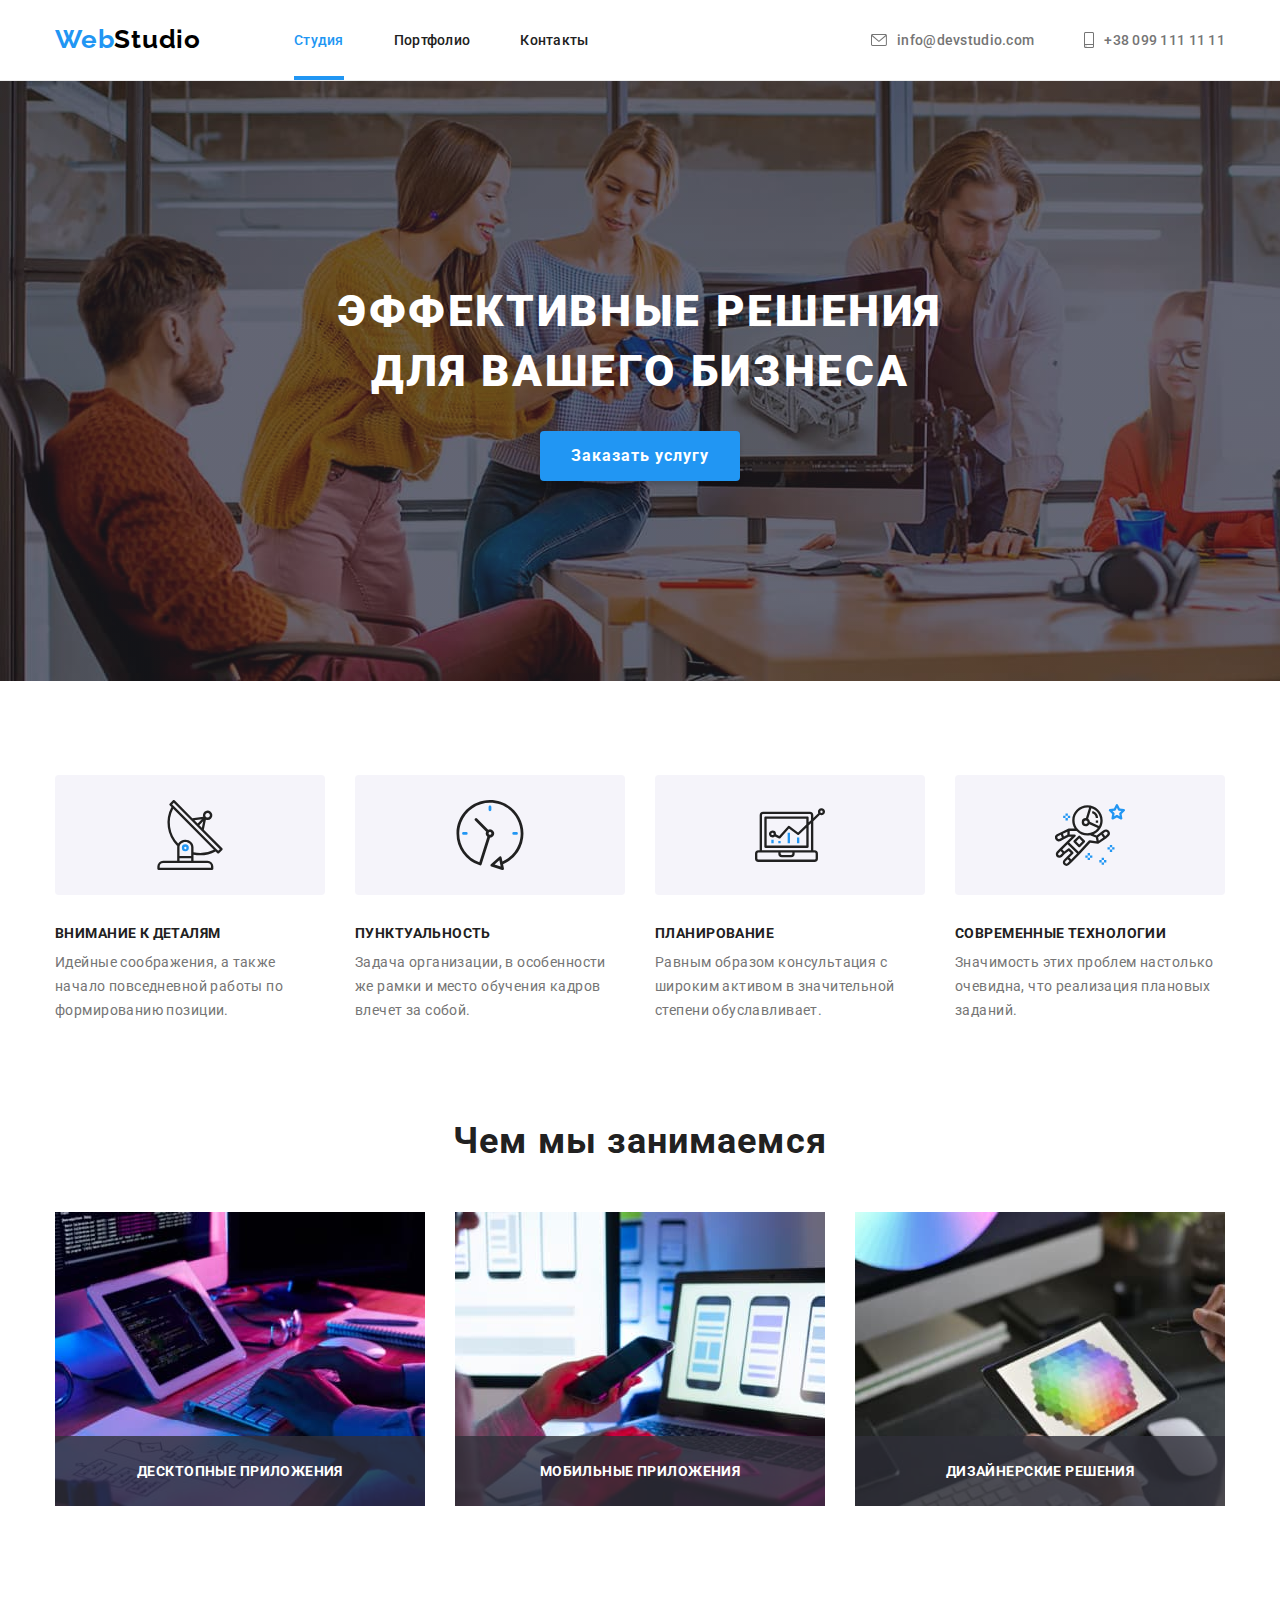
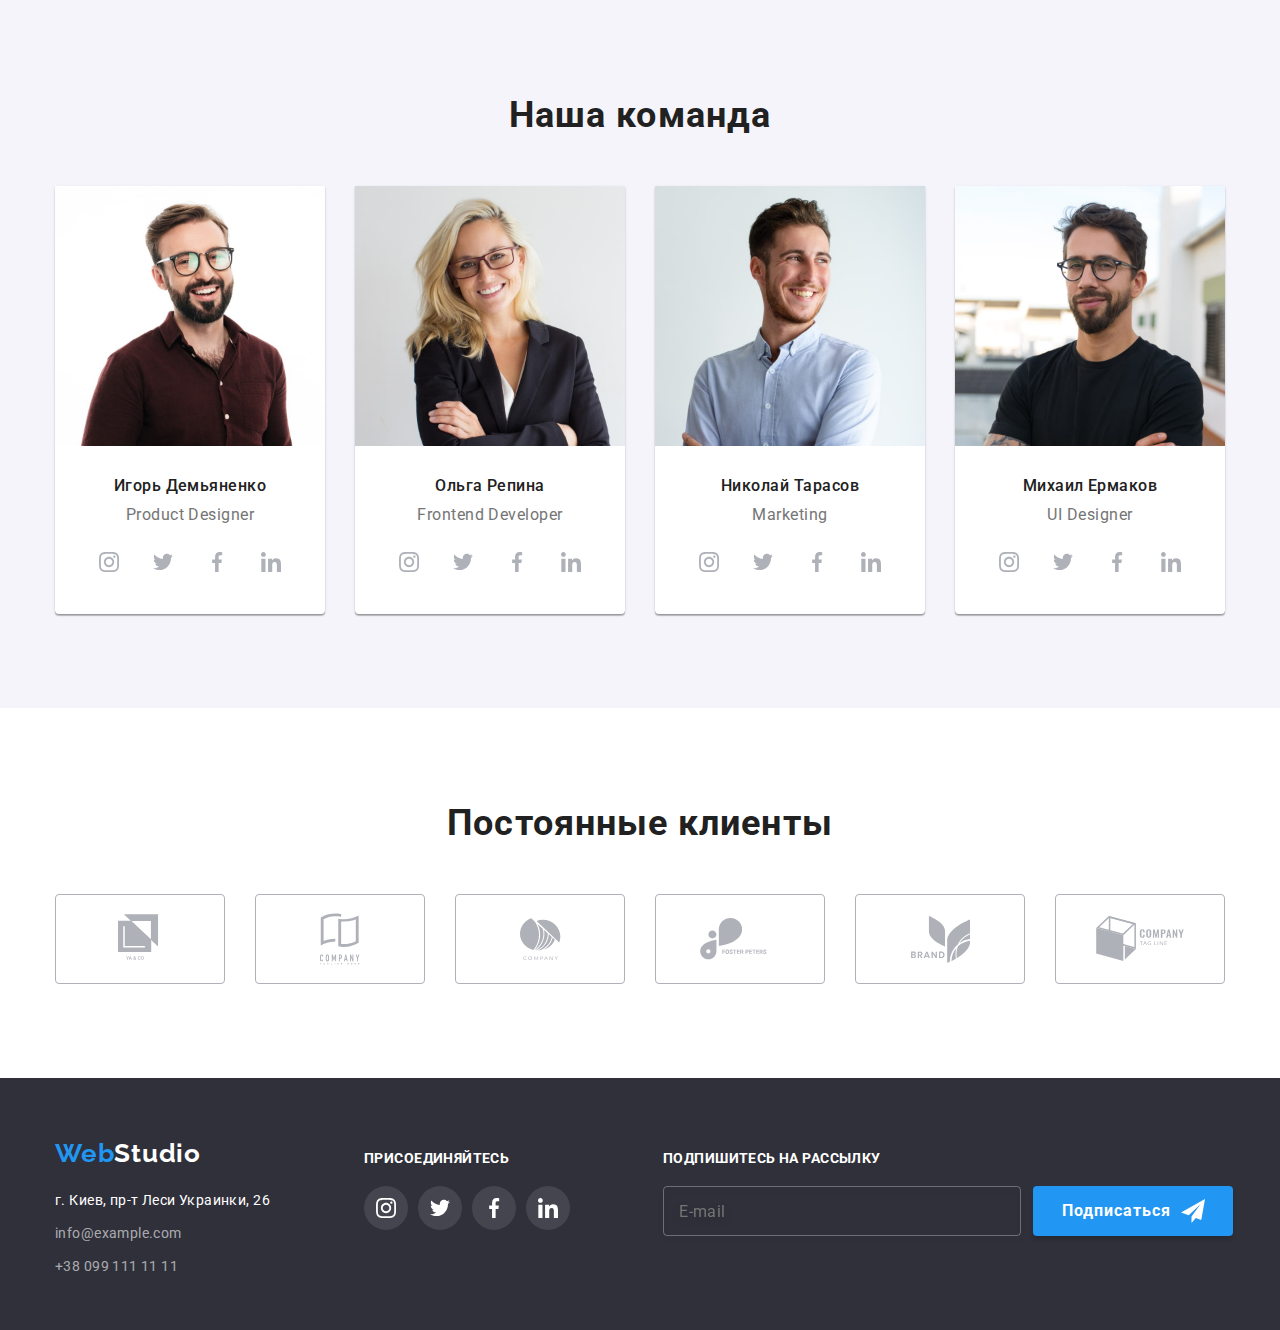
<file: index.html>
<!DOCTYPE html>
<html lang="ru">
  <head>
    <meta charset="UTF-8" />
    <meta name="viewport" content="width=device-width, initial-scale=1.0" />
    <title>Веб-студия</title>
    <link
      rel="stylesheet"
      href="https://cdnjs.cloudflare.com/ajax/libs/modern-normalize/1.0.0/modern-normalize.css"
    />
    <link
      href="https://fonts.googleapis.com/css2?family=Raleway:wght@700&family=Roboto:wght@400;500;700;900&display=swap"
      rel="stylesheet"
    />
    <link rel="stylesheet" href="./css/styles.css" />
  </head>

  <body>
    <!--Шапка-->
    <header class="header">
      <div class="conteiner">
        <nav class="navigation">
          <a
            href="./index.html"
            class="site-logo link"
            aria-label="логотип веб-студии"
            lang="en"
          >
            Web<span class="logo-half">Studio</span>
          </a>
          <ul class="site-nav list">
            <li class="site-nav-item">
              <a class="site-nav-link link current" href="./index.html"
                >Студия</a
              >
            </li>
            <li class="site-nav-item">
              <a class="site-nav-link link" href="./portfolio.html"
                >Портфолио</a
              >
            </li>
            <li class="site-nav-item">
              <a class="site-nav-link link" href="">Контакты</a>
            </li>
          </ul>
        </nav>
        <address class="address">
          <ul class="contacts-list list">
            <li class="contacts-list-item">
              <a
                class="contacts-list-link link"
                href="mailto:info@devstudio.com"
                ><svg class="contacts-list-icon envelope">
                  <use href="./images/svg/sprite.svg#envelope"></use></svg
                >info@devstudio.com</a
              >
            </li>
            <li class="contacts-list-item">
              <a class="contacts-list-link link" href="tel:+380991111111"
                ><svg class="contacts-list-icon smartphone">
                  <use href="./images/svg/sprite.svg#smartphone"></use></svg
                >+38 099 111 11 11</a
              >
            </li>
          </ul>
        </address>
      </div>
    </header>
    <main>
      <!--Герой-->
      <section class="hero">
        <div class="conteiner">
          <h1 class="hero-title">
            Эффективные решения<br />для вашего бизнеса
          </h1>
          <button type="button" class="hero-btn" data-modal-open>Заказать услугу</button>
        </div>
      </section>

      <!--Преимущества веб-студии-->
      <section class="advantages-section">
        <div class="conteiner">
          <h2 class="section-title" hidden>Преимущества веб-студии</h2>
          <ul class="advantages list">
            <li class="advantages-item attention">
              <h3 class="advantages-list-title title">Внимание к деталям</h3>
              <p class="advantages-list-item">
                Идейные соображения, а также начало повседневной работы по
                формированию позиции.
              </p>
            </li>
            <li class="advantages-item punctuality">
              <h3 class="advantages-list-title title">Пунктуальность</h3>
              <p class="advantages-list-item">
                Задача организации, в особенности же рамки и место обучения
                кадров влечет за собой.
              </p>
            </li>
            <li class="advantages-item planning">
              <h3 class="advantages-list-title title">Планирование</h3>
              <p class="advantages-list-item">
                Равным образом консультация с широким активом в значительной
                степени обуславливает.
              </p>
            </li>
            <li class="advantages-item technologies">
              <h3 class="advantages-list-title title">
                Современные технологии
              </h3>
              <p class="advantages-list-item">
                Значимость этих проблем настолько очевидна, что реализация
                плановых заданий.
              </p>
            </li>
          </ul>
        </div>
      </section>
      <!--Виды работ-->
      <section class="works-section">
        <div class="conteiner">
          <h2 class="works-section-title title">Чем мы занимаемся</h2>
          <ul class="works list">
            <li class="works-item">
              <img
                src="./images/main_section_3/PC.jpg"
                alt="человек работает за компьютером"
                width="370"
                height="294"
              />
              <p class="works-item-desc">Десктопные приложения</p>
            </li>
            <li class="works-item">
              <img
                src="./images/main_section_3/mobile.jpg"
                alt="человек держит мобильный телефон"
                width="370"
                height="294"
              />
              <p class="works-item-desc">Мобильные приложения</p>
            </li>
            <li class="works-item">
              <img
                src="./images/main_section_3/color-palette.jpg"
                alt="палитра цветов на экране планшета"
                width="370"
                height="294"
              />
              <p class="works-item-desc">Дизайнерские решения</p>
            </li>
          </ul>
        </div>
      </section>
      <!--Команда-->
      <section class="team-section">
        <div class="conteiner">
          <h2 class="team-section-title title">Наша команда</h2>
          <ul class="team list">
            <li class="team-list-item">
              <img
                src="./images/main_section_4/igor.jpg"
                alt="дизайнер игорь демьяненко"
                width="270"
                height="260"
              />
              <h3 class="team-list-title title">Игорь Демьяненко</h3>
              <p class="team-list-job" lang="en">Product Designer</p>
              <ul class="social-networks list">
                <li class="social-networks-item">
                  <a class="social-networks-link" href="">
                    <svg class="social-networks-svg">
                      <use href="./images/svg/sprite.svg#instagram"></use>
                    </svg>
                  </a>
                </li>
                <li class="social-networks-item">
                  <a class="social-networks-link" href="">
                    <svg class="social-networks-svg">
                      <use href="./images/svg/sprite.svg#twitter"></use>
                    </svg>
                  </a>
                </li>
                <li class="social-networks-item">
                  <a class="social-networks-link" href="">
                    <svg class="social-networks-svg">
                      <use href="./images/svg/sprite.svg#facebook"></use>
                    </svg>
                  </a>
                </li>
                <li class="social-networks-item">
                  <a class="social-networks-link" href="">
                    <svg class="social-networks-svg">
                      <use href="./images/svg/sprite.svg#linkedin"></use>
                    </svg>
                  </a>
                </li>
              </ul>
            </li>
            <li class="team-list-item">
              <img
                src="./images/main_section_4/olga.jpg"
                alt="разработчик ольга репина"
                width="270"
                height="260"
              />
              <h3 class="team-list-title title">Ольга Репина</h3>
              <p class="team-list-job" lang="en">Frontend Developer</p>
              <ul class="social-networks list">
                <li class="social-networks-item">
                  <a class="social-networks-link" href="">
                    <svg class="social-networks-svg">
                      <use href="./images/svg/sprite.svg#instagram"></use>
                    </svg>
                  </a>
                </li>
                <li class="social-networks-item">
                  <a class="social-networks-link" href="">
                    <svg class="social-networks-svg">
                      <use href="./images/svg/sprite.svg#twitter"></use>
                    </svg>
                  </a>
                </li>
                <li class="social-networks-item">
                  <a class="social-networks-link" href="">
                    <svg class="social-networks-svg">
                      <use href="./images/svg/sprite.svg#facebook"></use>
                    </svg>
                  </a>
                </li>
                <li class="social-networks-item">
                  <a class="social-networks-link" href="">
                    <svg class="social-networks-svg">
                      <use href="./images/svg/sprite.svg#linkedin"></use>
                    </svg>
                  </a>
                </li>
              </ul>
            </li>
            <li class="team-list-item">
              <img
                src="./images/main_section_4/nikolai.jpg"
                alt="маркетинг николай тарасов"
                width="270"
                height="260"
              />
              <h3 class="team-list-title title">Николай Тарасов</h3>
              <p class="team-list-job" lang="en">Marketing</p>
              <ul class="social-networks list">
                <li class="social-networks-item">
                  <a class="social-networks-link" href="">
                    <svg class="social-networks-svg">
                      <use href="./images/svg/sprite.svg#instagram"></use>
                    </svg>
                  </a>
                </li>
                <li class="social-networks-item">
                  <a class="social-networks-link" href="">
                    <svg class="social-networks-svg">
                      <use href="./images/svg/sprite.svg#twitter"></use>
                    </svg>
                  </a>
                </li>
                <li class="social-networks-item">
                  <a class="social-networks-link" href="">
                    <svg class="social-networks-svg">
                      <use href="./images/svg/sprite.svg#facebook"></use>
                    </svg>
                  </a>
                </li>
                <li class="social-networks-item">
                  <a class="social-networks-link" href="">
                    <svg class="social-networks-svg">
                      <use href="./images/svg/sprite.svg#linkedin"></use>
                    </svg>
                  </a>
                </li>
              </ul>
            </li>
            <li class="team-list-item">
              <img
                src="./images/main_section_4/mikhail.jpg"
                alt="дизайнер михаил ермаков"
                width="270"
                height="260"
              />
              <h3 class="team-list-title title">Михаил Ермаков</h3>
              <p class="team-list-job" lang="en">UI Designer</p>
              <ul class="social-networks list">
                <li class="social-networks-item">
                  <a class="social-networks-link" href="">
                    <svg class="social-networks-svg">
                      <use href="./images/svg/sprite.svg#instagram"></use>
                    </svg>
                  </a>
                </li>
                <li class="social-networks-item">
                  <a class="social-networks-link" href="">
                    <svg class="social-networks-svg">
                      <use href="./images/svg/sprite.svg#twitter"></use>
                    </svg>
                  </a>
                </li>
                <li class="social-networks-item">
                  <a class="social-networks-link" href="">
                    <svg class="social-networks-svg">
                      <use href="./images/svg/sprite.svg#facebook"></use>
                    </svg>
                  </a>
                </li>
                <li class="social-networks-item">
                  <a class="social-networks-link" href="">
                    <svg class="social-networks-svg">
                      <use href="./images/svg/sprite.svg#linkedin"></use>
                    </svg>
                  </a>
                </li>
              </ul>
            </li>
          </ul>
        </div>
      </section>
      <!--Клиенты-->
      <section class="clients-section">
        <div class="conteiner">
          <h2 class="clients-section-title title">Постоянные клиенты</h2>
          <ul class="clients list">
            <li class="clients-list-item">
              <a class="clients-list-link" href=""
                ><svg class="clients-list-svg ya-co">
                  <use href="./images/svg/sprite.svg#logo-ya-co"></use></svg
              ></a>
            </li>
            <li class="clients-list-item">
              <a class="clients-list-link" href=""
                ><svg class="clients-list-svg tagline-here">
                  <use
                    href="./images/svg/sprite.svg#logo-tagline-here"
                  ></use></svg
              ></a>
            </li>
            <li class="clients-list-item">
              <a class="clients-list-link" href=""
                ><svg class="clients-list-svg company">
                  <use href="./images/svg/sprite.svg#logo-company"></use></svg
              ></a>
            </li>
            <li class="clients-list-item">
              <a class="clients-list-link" href=""
                ><svg class="clients-list-svg foster-peters">
                  <use
                    href="./images/svg/sprite.svg#logo-foster-peters"
                  ></use></svg
              ></a>
            </li>
            <li class="clients-list-item">
              <a class="clients-list-link" href=""
                ><svg class="clients-list-svg brand">
                  <use href="./images/svg/sprite.svg#logo-brand"></use></svg
              ></a>
            </li>
            <li class="clients-list-item">
              <a class="clients-list-link" href=""
                ><svg class="clients-list-svg tag-line">
                  <use href="./images/svg/sprite.svg#logo-tag-line"></use></svg
              ></a>
            </li>
          </ul>
        </div>
      </section>
    </main>
    <!--Подвал-->
    <footer class="footer">
      <div class="conteiner">
        <div class="footer-contacts-list list">
          <a
            href="./index.html"
            class="site-logo link"
            aria-label="логотип веб-студии"
            lang="en"
            >Web<span class="logo-var">Studio</span>
          </a>
          <address class="address">
            <ul class="footer-list list">
              <li class="footer-list-item">
                <a
                  class="footer-list-link link"
                  href="https://goo.gl/maps/6B7yDmjmFDrhYiot9"
                  >г. Киев, пр-т Леси Украинки, 26</a
                >
              </li>
              <li class="footer-list-item">
                <a
                  class="footer-list-link-contact link"
                  href="mailto:info@example.com"
                  >info@example.com</a
                >
              </li>
              <li class="footer-list-item">
                <a
                  class="footer-list-link-contact link"
                  href="tel:+380991111111"
                  >+38 099 111 11 11</a
                >
              </li>
            </ul>
          </address>
        </div>
        <div class="footer-social-networks">
          <h2 class="social-networks-title">Присоединяйтесь</h2>
          <ul class="social-networks list">
            <li class="social-networks-item">
              <a class="social-networks-link" href="">
                <svg class="social-networks-svg">
                  <use href="./images/svg/sprite.svg#instagram"></use>
                </svg>
              </a>
            </li>
            <li class="social-networks-item">
              <a class="social-networks-link" href="">
                <svg class="social-networks-svg">
                  <use href="./images/svg/sprite.svg#twitter"></use>
                </svg>
              </a>
            </li>
            <li class="social-networks-item">
              <a class="social-networks-link" href="">
                <svg class="social-networks-svg">
                  <use href="./images/svg/sprite.svg#facebook"></use>
                </svg>
              </a>
            </li>
            <li class="social-networks-item">
              <a class="social-networks-link" href="">
                <svg class="social-networks-svg">
                  <use href="./images/svg/sprite.svg#linkedin"></use>
                </svg>
              </a>
            </li>
          </ul>
        </div>
        <div class="subscribe-section">
          <h2 class="subscribe-title">Подпишитесь на рассылку</h2>
          <form class="footer-subscribe-form" action="#" method="get">
            <input class="subscribe-form" type="text" name="subscribe-form" placeholder="E-mail">
            <button class="subscribe-btn" type="submit">
              <span>Подписаться</span>
              <svg class="subscribe-btn-svg">
                <use href="./images/svg/sprite.svg#icon-send"></use>
              </svg>
            </button>
          </form>
        </div>               
      </div>
    </footer>

    <div class="backdrop is-hidden" data-modal>
      <div class="wrapper-modal">
        <div class="modal-window">
          <button type="button" class="close-btn" data-modal-close>
            <svg class="close-btn-svg close">
              <use href="./images/svg/sprite.svg#close-modal-btn"></use>
            </svg></button>
          <form class="modal-form" action="#" method="get">
            <h2 class="modal-form-title">Оставьте свои данные, мы вам перезвоним</h2>
            <ul class="list">
              <li class="modal-form-field">
                <label class="modal-form-label" for="user-name">Имя</label>
                <input class="modal-form-input" type="text" name="user-name" id="user-name" placeholder=" " required
                  minlength="2">
                <svg class="modal-form-icon">
                  <use href="./images/svg/sprite.svg#person-black"></use>
                </svg>
              </li>
    
              <li class="modal-form-field">
                <label class="modal-form-label" for="user-phone">Телефон</label>
                <input class="modal-form-input" type="tel" name="user-phone" id="user-phone" placeholder=" " required>
                <svg class="modal-form-icon">
                  <use href="./images/svg/sprite.svg#phone-black"></use>
                </svg>
              </li>
    
              <li class="modal-form-field">
                <label class="modal-form-label" for="user-email">Почта</label>
                <input class="modal-form-input" type="email" name="user-email" id="user-email" placeholder=" " required>
                <svg class="modal-form-icon">
                  <use href="./images/svg/sprite.svg#email-black"></use>
                </svg>
              </li>
            </ul>
    
            <div class="modal-comment-field">
              <label class="modal-comment-label" for="comment">Комментарий</label>
              <textarea class="modal-comment-area" name="comment" id="comment" placeholder="Введите текст"></textarea>
            </div>
    
            <input class="modal-form-policy visually-hidden" type="checkbox" name="user-policy" value="accept-policy"
              id="user-policy">
            <label class="modal-policy-label" for="user-policy">Соглашаюсь с рассылкой и принимаю <a
                class="modal-policy-link" href="">Условия договора</a></label>

            <button type="submit" class="modal-btn">Отправить</button>       
    
          </form>
        </div>
      </div>
    </div>

    
    <script src="./js/modal.js"></script>
  </body>
</html>
</file>
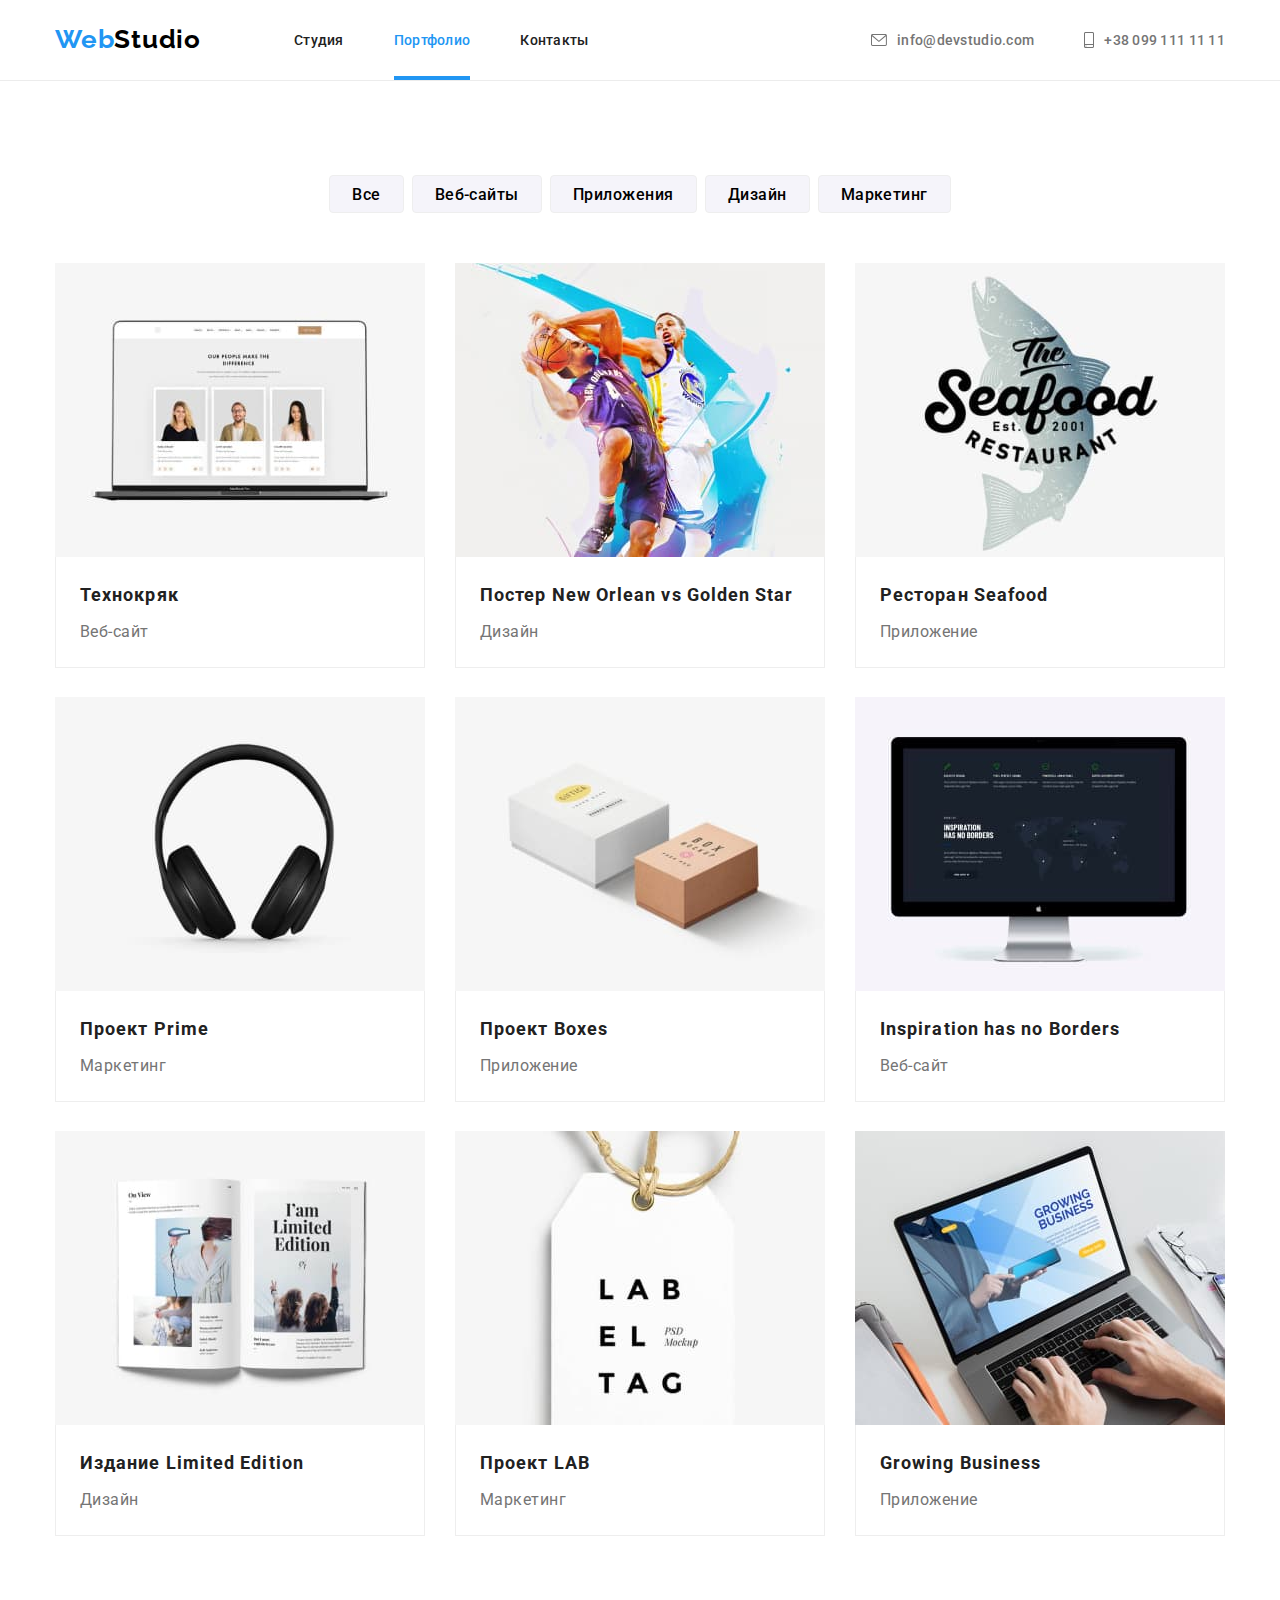
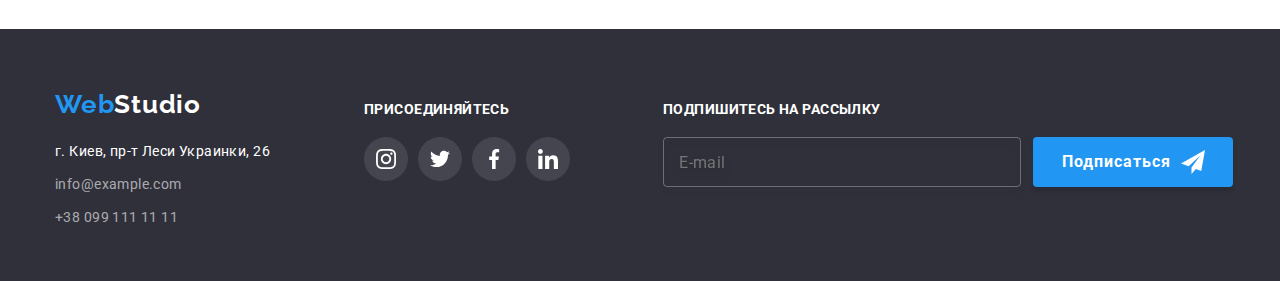
<file: portfolio.html>
<!DOCTYPE html>
<html lang="ru">
  <head>
    <meta charset="UTF-8" />
    <meta name="viewport" content="width=device-width, initial-scale=1.0" />
    <title>Портфолио</title>
    <link
      rel="stylesheet"
      href="https://cdnjs.cloudflare.com/ajax/libs/modern-normalize/1.0.0/modern-normalize.css"
    />
    <link
      href="https://fonts.googleapis.com/css2?family=Raleway:wght@700&family=Roboto:wght@400;500;700;900&display=swap"
      rel="stylesheet"
    />
    <link rel="stylesheet" href="./css/styles.css" />
  </head>

  <body>
    <!--Шапка-->
    <header class="header">
      <div class="conteiner">
        <nav class="navigation">
          <a
            href="./index.html"
            class="site-logo link"
            aria-label="логотип веб-студии"
            lang="en"
          >
            Web<span class="logo-half">Studio</span>
          </a>
          <ul class="site-nav list">
            <li class="site-nav-item">
              <a class="site-nav-link link" href="./index.html">Студия</a>
            </li>
            <li class="site-nav-item">
              <a class="site-nav-link link current" href="./portfolio.html"
                >Портфолио</a
              >
            </li>
            <li class="site-nav-item">
              <a class="site-nav-link link" href="">Контакты</a>
            </li>
          </ul>
        </nav>
        <address class="address">
          <ul class="contacts-list list">
            <li class="contacts-list-item">
              <a
                class="contacts-list-link link"
                href="mailto:info@devstudio.com"
                ><svg class="contacts-list-icon envelope">
                  <use href="./images/svg/sprite.svg#envelope"></use></svg
                >info@devstudio.com</a
              >
            </li>
            <li class="contacts-list-item">
              <a class="contacts-list-link link" href="tel:+380991111111"
                ><svg class="contacts-list-icon smartphone">
                  <use href="./images/svg/sprite.svg#smartphone"></use></svg
                >+38 099 111 11 11</a
              >
            </li>
          </ul>
        </address>
      </div>
    </header>
    <main>
      <!--Примеры работ-->
      <section class="portfolio">
        <div class="conteiner">
          <h1 class="portfolio title" hidden>Примеры работ</h1>
          <ul class="portfolio-buttons list">
            <li class="portfolio-btn">
              <button class="portfolio-selection-btn" type="button">Все</button>
            </li>
            <li class="portfolio-btn">
              <button class="portfolio-selection-btn" type="button">
                Веб-сайты
              </button>
            </li>
            <li class="portfolio-btn">
              <button class="portfolio-selection-btn" type="button">
                Приложения
              </button>
            </li>
            <li class="portfolio-btn">
              <button class="portfolio-selection-btn" type="button">
                Дизайн
              </button>
            </li>
            <li class="portfolio-btn">
              <button class="portfolio-selection-btn" type="button">
                Маркетинг
              </button>
            </li>
          </ul>
          <ul class="portfolio-list list">
            <li class="portfolio-item">
              <a class="portfolio-item-link link" href="">
                <div class="portfolio-item-img">
                  <img src="./images/portfolio/technocriack.jpg" alt="страница сайта на мониторе ноутбука"
                    width="370" height="294" />
                </div>
                
                <div class="portfolio-item-box">
                  <h2 class="portfolio-item-title title">Технокряк</h2>
                  <p class="portfolio-item-desc">Веб-сайт</p>
                </div>
              </a>
            </li>
            <li class="portfolio-item">              
              <a class="portfolio-item-link link" href="">
                <div class="portfolio-item-img">
                  <img 
                    src="./images/portfolio/poster.jpg" 
                    alt="баскетболиста с мячом пытается блокировать соперник" 
                    width="370"
                    height="294" />
                </div>
                
                <div class="portfolio-item-box">
                  <h2 class="portfolio-item-title title">
                    Постер <span lang="en">New Orlean vs Golden Star</span>
                  </h2>
                  <p class="portfolio-item-desc">Дизайн</p>
                </div>
              </a>
            </li>
            <li class="portfolio-item">
              <a class="portfolio-item-link link" href="">
                <div class="portfolio-item-img">
                  <img 
                    src="./images/portfolio/seafood.jpg" 
                    alt="логотип ресторана" 
                    width="370" 
                    height="294" />
                </div>
               
                <div class="portfolio-item-box">
                  <h2 class="portfolio-item-title title">
                    Ресторан <span lang="en">Seafood</span>
                  </h2>
                  <p class="portfolio-item-desc">Приложение</p>
                </div>
              </a>
            </li>
            <li class="portfolio-item">              
              <a class="portfolio-item-link link" href="">
                <div class="portfolio-item-img">
                  <img 
                    src="./images/portfolio/headphones.jpg" 
                    alt="наушники" 
                    width="370" 
                    height="294" />
                </div>
                <div class="portfolio-item-box">
                  <h2 class="portfolio-item-title title">
                    Проект <span lang="en">Prime</span>
                  </h2>
                  <p class="portfolio-item-desc">Маркетинг</p>
                </div>
              </a>
            </li>
            <li class="portfolio-item">              
              <a class="portfolio-item-link link" href="">
                <div class="portfolio-item-img">
                  <img 
                    src="./images/portfolio/boxes.jpg" 
                    alt="две коробки" 
                    width="370" 
                    height="294" />
                </div>

                <div class="portfolio-item-box">
                  <h2 class="portfolio-item-title title">
                    Проект <span lang="en">Boxes</span>
                  </h2>
                  <p class="portfolio-item-desc">Приложение</p>
                </div>
              </a>
            </li>
            <li class="portfolio-item">              
              <a class="portfolio-item-link link" href="">
                <div class="portfolio-item-img">
                  <img 
                    src="./images/portfolio/monitor.jpg" 
                    alt="страница сайта на мониторе" 
                    width="370" 
                    height="294" />
                </div>
                
                <div class="portfolio-item-box">
                  <h2 class="portfolio-item-title title" lang="en">
                    Inspiration has no Borders
                  </h2>
                  <p class="portfolio-item-desc">Веб-сайт</p>
                </div>
              </a>
            </li>
            <li class="portfolio-item">
              <a class="portfolio-item-link link" href="">
                <div class="portfolio-item-img">
                  <img 
                    src="./images/portfolio/magazine.jpg" 
                    alt="журнал раскрыт на статье" 
                    width="370" 
                    height="294" />
                </div>
                
                <div class="portfolio-item-box">
                  <h2 class="portfolio-item-title title">
                    Издание <span lang="en">Limited Edition</span>
                  </h2>
                  <p class="portfolio-item-desc">Дизайн</p>
                </div>
              </a>
            </li>
            <li class="portfolio-item">
              <a class="portfolio-item-link link" href="">
                <div class="portfolio-item-img">
                  <img 
                    src="./images/portfolio/label.jpg" 
                    alt="товарный ярлык" 
                    width="370" 
                    height="294" />
                </div>
                  
                <div class="portfolio-item-box">
                  <h2 class="portfolio-item-title title">
                    Проект <span lang="en">LAB</span>
                  </h2>
                  <p class="portfolio-item-desc">Маркетинг</p>
                </div>
              </a>
            </li>
            <li class="portfolio-item">
              <a class="portfolio-item-link link" href="">
                <div class="portfolio-item-img">
                  <img 
                    src="./images/portfolio/laptop.jpg" 
                    alt="человек работает за ноутбуком" 
                    width="370" 
                    height="294" />
                </div>
                
                <div class="portfolio-item-box">
                  <h2 class="portfolio-item-title title" lang="en">
                    Growing Business
                  </h2>
                  <p class="portfolio-item-desc">Приложение</p>
                </div>
              </a>
            </li>
          </ul>
        </div>
      </section>
    </main>
    <!--Подвал-->
    <footer class="footer">
      <div class="conteiner">
        <div class="footer-contacts-list list">
          <a href="./index.html" class="site-logo link" aria-label="логотип веб-студии" lang="en">Web<span
              class="logo-var">Studio</span>
          </a>
          <address class="address">
            <ul class="footer-list list">
              <li class="footer-list-item">
                <a class="footer-list-link link" href="https://goo.gl/maps/6B7yDmjmFDrhYiot9">г. Киев, пр-т Леси Украинки,
                  26</a>
              </li>
              <li class="footer-list-item">
                <a class="footer-list-link-contact link" href="mailto:info@example.com">info@example.com</a>
              </li>
              <li class="footer-list-item">
                <a class="footer-list-link-contact link" href="tel:+380991111111">+38 099 111 11 11</a>
              </li>
            </ul>
          </address>
        </div>
        <div class="footer-social-networks">
          <h2 class="social-networks-title">Присоединяйтесь</h2>
          <ul class="social-networks list">
            <li class="social-networks-item">
              <a class="social-networks-link" href="">
                <svg class="social-networks-svg">
                  <use href="./images/svg/sprite.svg#instagram"></use>
                </svg>
              </a>
            </li>
            <li class="social-networks-item">
              <a class="social-networks-link" href="">
                <svg class="social-networks-svg">
                  <use href="./images/svg/sprite.svg#twitter"></use>
                </svg>
              </a>
            </li>
            <li class="social-networks-item">
              <a class="social-networks-link" href="">
                <svg class="social-networks-svg">
                  <use href="./images/svg/sprite.svg#facebook"></use>
                </svg>
              </a>
            </li>
            <li class="social-networks-item">
              <a class="social-networks-link" href="">
                <svg class="social-networks-svg">
                  <use href="./images/svg/sprite.svg#linkedin"></use>
                </svg>
              </a>
            </li>
          </ul>
        </div>
        <div class="subscribe-section">
          <h2 class="subscribe-title">Подпишитесь на рассылку</h2>
          <form class="footer-subscribe-form" action="#" method="get">
            <input class="subscribe-form" type="text" name="subscribe-form" placeholder="E-mail">
            <button class="subscribe-btn" type="submit">
              <span>Подписаться</span>
              <svg class="subscribe-btn-svg">
                <use href="./images/svg/sprite.svg#icon-send"></use>
              </svg>
            </button>
          </form>
        </div>
    
    
    
        </form>
      </div>
    </footer>
  </body>
</html>
</file>
<file: css/styles.css>
/*основной цвет текста #757575;*/
/*вторичный цвет текста #212121;*/
/*акцент (логотип, hover nav, e-mail, button(background)): #2196F3;*/
/*Наша команда(background) и button (основной цвет background) в portfolio.html #F5F4FA;*/
/*логотип второй цвет #000000;*/
/*герой background, футер background: #2F303A;*/
/*e-mail и телефон в футере: rgba(255, 255, 255, 0.6);*/
/*белый h1,button #FFFFFF;*/
:root {
  --primary-text-color: #757575;
  --title-text-color: #212121;
  --accent-color: #2196f3;
  --team-color: #f5f4fa;
  --background-color: #2f303a;
  --contacts-color: rgba(255, 255, 255, 0.6);
  --light-color: #ffffff;
  --logo-color: #000000;
  --line-color: #ececec;
  --social-networks-color: #afb1b8;
  --duration: 250ms;
  --timing-function: cubic-bezier(0.4, 0, 0.2, 1);
}

*,
*::before,
*::after {
  padding: 0;
  margin: 0;
}

body {
  font-family: "Roboto", sans-serif;
  font-style: normal;
  color: var(--primary-text-color);
  background: var(--light-color);
}

.list {
  list-style: none;
}

.link {
  text-decoration: none;
}

.conteiner {
  width: 1200px;
  padding: 0 15px;
  margin: 0 auto;
}

img {
  display: block;
}

.backdrop {
  position: fixed;
  top: 0;
  left: 0;
  width: 100%;
  height: 100%;
  background-color: rgba(0, 0, 0, 0.2);
  visibility: visible;
  opacity: 1;
  transition: visibility var(--duration) var(--timing-function),
    opacity var(--duration) var(--timing-function);
  overflow-y: auto;
}

.is-hidden {
  visibility: hidden;
  opacity: 0;
  pointer-events: none;
}

.wrapper-modal {
  display: flex;
  justify-content: center;
  align-items: center;
  min-height: 100%;
  padding: 15px;
}

.modal-window {
  position: relative;
  display: block;
  /*top: 50%;
  left: 50%;
  transform: translate(-50%, -50%);*/
  width: 528px;
  height: 581px;
  padding: 40px;
  background: var(--light-color);
  box-shadow: 0px 1px 3px rgba(0, 0, 0, 0.12), 0px 1px 1px rgba(0, 0, 0, 0.14),
    0px 2px 1px rgba(0, 0, 0, 0.2);
  border-radius: 4px;
}

.close-btn {
  position: absolute;
  top: 8px;
  right: 8px;
  display: flex;
  align-items: center;
  justify-content: center;
  width: 30px;
  height: 30px;
  background: var(--light-color);
  border: 1px solid rgba(0, 0, 0, 0.1);
  border-radius: 50%;
  cursor: pointer;
}

.close {
  width: 18px;
  height: 18px;
}

.close-btn-svg:hover,
.close-btn-svg:focus {
  fill: var(--accent-color);
}

.modal-form {
  display: flex;
  flex-direction: column;
}

.modal-form-title {
  margin-bottom: 12px;
  font-weight: bold;
  font-size: 20px;
  line-height: 1.15;
  text-align: center;
  letter-spacing: 0.03em;
  color: var(--title-text-color);
}

.modal-form-field {
  position: relative;
}

.modal-form-field:not(:last-child) {
  margin-bottom: 10px;
}

.modal-form-label,
.modal-comment-label {
  font-size: 12px;
  line-height: 1.17;
  letter-spacing: 0.01em;
}

.modal-form-input {
  display: block;
  width: 100%;
  height: 40px;
  margin-top: 4px;
  padding-left: 42px;
  border: 1px solid rgba(33, 33, 33, 0.2);
  border-radius: 4px;
  cursor: pointer;
}

/*.modal-form-input:hover,
.modal-comment-area:hover,*/
.modal-form-input:focus,
.modal-comment-area:focus {
  outline: none;
  border: 1px solid var(--accent-color);
  transition: transform var(--duration) var(--timing-function);
}

.modal-form-icon {
  position: absolute;
  width: 18px;
  height: 18px;
  bottom: 11px;
  left: 12px;
}

.modal-comment-area {
  width: 100%;
  height: 120px;
  margin-top: 4px;
  padding: 12px 16px;
  border: 1px solid rgba(33, 33, 33, 0.2);
  border-radius: 4px;
  resize: none;
}

.modal-comment-field {
  margin-top: 10px;
  margin-bottom: 20px;
}

.modal-comment-area::placeholder {
  font-size: 12px;
  line-height: 1.17;
  letter-spacing: 0.01em;
  color: rgba(117, 117, 117, 0.5);
}

.modal-form-input:focus + .modal-form-icon {
  fill: var(--accent-color);
  transition: transform var(--duration) var(--timing-function);
}

.modal-policy-label {
  font-size: 14px;
  line-height: 1.714;
  letter-spacing: 0.03em;
}

.modal-policy-label::before {
  content: "";
  width: 16px;
  height: 15px;
  display: inline-block;
  border: 1px solid var(--title-text-color);
  border-radius: 2px;
  margin-right: 8px;
  transition: transform var(--duration) var(--timing-function);
}

.visually-hidden {
  position: absolute !important;
  clip: rect(1px 1px 1px 1px); /* IE6, IE7 */
  clip: rect(1px, 1px, 1px, 1px);
  padding: 0 !important;
  border: 0 !important;
  height: 1px !important;
  width: 1px !important;
  overflow: hidden;
}

.modal-form-policy:checked + .modal-policy-label::before {
  background-image: url(../images/svg/icon-check.svg);
  border: none;
}

.modal-policy-link {
  color: var(--accent-color);
}

.modal-btn {
  margin: 30px 124px 0;
}

.modal-btn,
.hero-btn {
  width: 200px;
  height: 50px;
  font-weight: bold;
  font-size: 16px;
  line-height: 1, 875;
  letter-spacing: 0.06em;
  color: var(--light-color);
  background: var(--accent-color);
  box-shadow: 0px 4px 4px rgba(0, 0, 0, 0.15);
  border-radius: 4px;
  border: none;
  cursor: pointer;
}

.address {
  font-style: normal;
}

.header {
  border-bottom: 1px solid var(--line-color);
}

.header .conteiner {
  display: flex;
  align-items: center;
  height: 80px;
}

.header .address {
  margin-left: auto;
}

.navigation {
  display: flex;
  align-items: center;
}

.site-nav {
  display: flex;
}

.site-nav-item {
  display: flex;
}

.site-nav-item:not(:last-child) {
  margin-right: 50px;
}

.site-nav-item .link,
.contacts-list-item .link {
  padding: 32px 0px;
}

.contacts-list {
  display: flex;
}

.contacts-list-item:first-child {
  margin-right: 50px;
}

.site-logo {
  margin-right: 93px;
  color: var(--accent-color);
  font-family: Raleway;
  font-weight: bold;
  font-size: 26px;
  line-height: 1.192;
  letter-spacing: 0.03em;
}

.logo-half {
  color: var(--logo-color);
}

.navigation .site-logo {
  padding-top: 24px;
  padding-bottom: 25px;
}

.site-nav-link {
  color: var(--title-text-color);
  font-weight: 500;
  font-size: 14px;
  line-height: 1.143;
  letter-spacing: 0.02em;

  transition: color var(--duration) var(--timing-function);
}

.site-nav-link:hover,
.site-nav-link:focus {
  color: var(--accent-color);
}

.current {
  position: relative;
  color: var(--accent-color);
}

.current::after {
  content: "";
  position: absolute;
  left: 0;
  bottom: 0;
  display: block;
  width: 100%;
  height: 4px;
  background-color: var(--accent-color);
}

.contacts-list-link {
  display: flex;
  align-items: center;
  justify-content: center;
  color: var(--primary-text-color);
  font-weight: 500;
  font-size: 14px;
  line-height: 1.143;
  letter-spacing: 0.02em;

  transition: color var(--duration) var(--timing-function);
}

.contacts-list-link:hover,
.contacts-list-link:focus {
  color: var(--accent-color);
}

.contacts-list-icon {
  margin-right: 10px;
  fill: var(--primary-text-color);
  transition: fill var(--duration) var(--timing-function);
}

.envelope {
  width: 16px;
  height: 12px;
}

.smartphone {
  width: 10px;
  height: 16px;
}

.contacts-list-link:hover .contacts-list-icon,
.contacts-list-link:focus .contacts-list-icon {
  fill: var(--accent-color);
}

.hero {
  max-width: 1600px;
  height: 600px;
  margin-left: auto;
  margin-right: auto;
  background-repeat: no-repeat;
  background-size: cover;
  background-image: linear-gradient(
      rgba(47, 48, 58, 0.4),
      rgba(47, 48, 58, 0.4)
    ),
    url(../images/main_section_1/hero-bg-img.jpg);
  background-color: var(--background-color);
}

.hero .conteiner {
  display: flex;
  flex-direction: column;
  align-items: center;
  justify-content: center;
  height: 600px;
}

.hero-title {
  width: 696px;
  margin-bottom: 30px;
  color: var(--light-color);
  font-weight: 900;
  font-size: 44px;
  line-height: 1.364;
  text-align: center;
  letter-spacing: 0.06em;
  text-transform: uppercase;
}

.title {
  color: var(--title-text-color);
}

.advantages-section {
  padding-top: 94px;
  padding-bottom: 94px;
}
.advantages {
  display: flex;
  flex-wrap: wrap;
}
.advantages-list-title {
  margin-bottom: 10px;
  font-weight: bold;
  font-size: 14px;
  line-height: 1.143;
  letter-spacing: 0.03em;
  text-transform: uppercase;
}

.advantages-list-title::before {
  content: "";
  display: block;
  width: 270px;
  height: 120px;
  background-repeat: no-repeat;
  background-position: center;
  background-color: var(--team-color);
  border-radius: 4px;
  margin-bottom: 30px;
}

.attention .advantages-list-title::before {
  background-image: url(../images/svg/antenna.svg);
}
.punctuality .advantages-list-title::before {
  background-image: url(../images/svg/clock.svg);
}
.planning .advantages-list-title::before {
  background-image: url(../images/svg/diagram.svg);
}
.technologies .advantages-list-title::before {
  background-image: url(../images/svg/astronaut.svg);
}

.advantages-item {
  width: 270px;
  height: 251px;
}
.advantages-item:not(:last-child) {
  margin-right: 30px;
}

.advantages-list-item {
  height: 75px;
  font-weight: normal;
  font-size: 14px;
  line-height: 1.714;
  letter-spacing: 0.03em;
}

.works-section-title,
.team-section-title {
  margin-bottom: 50px;
  font-weight: bold;
  font-size: 36px;
  line-height: 1.167;
  text-align: center;
  letter-spacing: 0.03em;
}

.works-section {
  padding-bottom: 94px;
}

.works {
  display: flex;
  flex-wrap: wrap;
}

.works-item {
  position: relative;
  display: block;
}

.works-item:not(:last-child) {
  margin-right: 30px;
}

.works-item-desc {
  content: "";
  position: absolute;
  left: 0;
  bottom: 0;
  display: block;
  width: 100%;
  height: 70px;
  padding: 27px 0;
  font-weight: bold;
  font-size: 14px;
  line-height: 16px;
  text-align: center;
  letter-spacing: 0.03em;
  text-transform: uppercase;
  color: var(--light-color);
  background-color: rgba(47, 48, 58, 0.8);
}

.team {
  display: flex;
  flex-wrap: wrap;
}
.team-list-item {
  width: 270px;
  height: 428px;
  padding-bottom: 30px;
  box-shadow: 0px 1px 3px rgba(0, 0, 0, 0.12), 0px 1px 1px rgba(0, 0, 0, 0.14),
    0px 2px 1px rgba(0, 0, 0, 0.2);
  border-radius: 0px 0px 4px 4px;
  background: var(--light-color);
}
.team-list-item:not(:last-child) {
  margin-right: 30px;
}
.team-list-title {
  margin-top: 30px;
  margin-bottom: 10px;
  font-weight: 500;
  font-size: 16px;
  line-height: 1.187;
  text-align: center;
  letter-spacing: 0.03em;
}

.team-list-job {
  margin-bottom: 16px;
  font-weight: normal;
  font-size: 16px;
  line-height: 1.187;
  text-align: center;
  letter-spacing: 0.03em;
}

.team-section {
  height: 708px;
  padding-top: 94px;
  padding-bottom: 94px;
  background-color: var(--team-color);
}

.social-networks {
  display: flex;
  justify-content: center;
}

.social-networks-link {
  display: flex;
  align-items: center;
  justify-content: center;
  width: 44px;
  height: 44px;
  border-radius: 50%;
  background-color: var(--light-color);

  transition: background-color var(--duration) var(--timing-function);
}

.social-networks-link:hover,
.social-networks-link:focus {
  background-color: var(--accent-color);
}

.social-networks-item:not(:last-child) {
  margin-right: 10px;
}
.social-networks-svg {
  width: 20px;
  height: 20px;
  fill: var(--social-networks-color);

  transition: fill var(--duration) var(--timing-function);
}

.social-networks-link:hover .social-networks-svg,
.social-networks-link:focus .social-networks-svg {
  fill: var(--light-color);
}

.clients-section {
  padding-top: 94px;
  padding-bottom: 94px;
}

.clients {
  display: flex;
  flex-wrap: wrap;
  justify-content: center;
}

.clients-section-title {
  margin-bottom: 50px;
  font-weight: bold;
  font-size: 36px;
  line-height: 42px;
  text-align: center;
  letter-spacing: 0.03em;
}

.clients-list-link {
  display: flex;
  align-items: center;
  justify-content: center;
  width: 170px;
  height: 90px;
  border: 1px solid var(--social-networks-color);
  box-sizing: border-box;
  border-radius: 4px;

  transition: border var(--duration) var(--timing-function);
}

.clients-list-link:hover,
.clients-list-link:focus {
  border: 1px solid var(--accent-color);
}
.clients-list-item:not(:last-child) {
  margin-right: 30px;
}

.clients-list-svg {
  fill: var(--social-networks-color);

  transition: fill var(--duration) var(--timing-function);
}
.ya-co {
  width: 44.27px;
  height: 49.23px;
}

.tagline-here {
  width: 40px;
  height: 52px;
}

.company {
  width: 41px;
  height: 42.6px;
}

.foster-peters {
  width: 79.66px;
  height: 42.22px;
}

.brand {
  width: 59px;
  height: 47px;
}

.tag-line {
  width: 88.48px;
  height: 45.44px;
}

.clients-list-link:hover .clients-list-svg,
.clients-list-link:focus .clients-list-svg {
  fill: var(--accent-color);
}

.portfolio {
  padding-top: 94px;
  padding-bottom: 94px;
}

.portfolio-selection-btn {
  height: 38px;
  padding: 6px 22px;
  border: 1px solid #eeeeee;
  box-sizing: border-box;
  box-shadow: none;
  border-radius: 4px;
  background-color: var(--team-color);
  font-weight: 500;
  font-size: 16px;
  line-height: 1.625;
  text-align: center;
  letter-spacing: 0.03em;
  cursor: pointer;
  transition: color var(--duration) var(--timing-function),
    background-color var(--duration) var(--timing-function),
    box-shadow var(--duration) var(--timing-function);
}

.portfolio-selection-btn:hover,
.portfolio-selection-btn:focus {
  border: 1px solid #eeeeee;
  box-sizing: border-box;
  box-shadow: 0px 3px 1px rgba(0, 0, 0, 0.1), 0px 1px 2px rgba(0, 0, 0, 0.08),
    0px 2px 2px rgba(0, 0, 0, 0.12);
  border-radius: 4px;
  color: var(--light-color);
  background-color: var(--accent-color);
}

.portfolio-btn:not(:last-child) {
  margin-right: 8px;
}

.portfolio-buttons {
  display: flex;
  justify-content: center;
  margin-bottom: 50px;
}

.portfolio-list {
  display: flex;
  flex-wrap: wrap;
}

.portfolio-item {
  display: flex;
  width: 370px;
  height: 404px;
  box-sizing: border-box;
  margin-bottom: 30px;
  background: var(--light-color);
}

.portfolio-item:not(:nth-child(3n)) {
  margin-right: 30px;
}
.portfolio-item:nth-last-child(-n + 3) {
  margin-bottom: 0px;
}

.portfolio-item-link {
  display: block;
  box-shadow: none;
  transition: box-shadow var(--duration) var(--timing-function);
}

.portfolio-item-link:hover,
.portfolio-item-link:focus {
  box-shadow: 0px 1px 1px rgba(0, 0, 0, 0.12), 0px 4px 4px rgba(0, 0, 0, 0.06),
    1px 4px 6px rgba(0, 0, 0, 0.16);
}

.portfolio-item-img {
  position: relative;
  display: block;
  overflow: hidden;
}

.portfolio-item-img::after {
  content: "Технокряк это современная площадка распространения коронавируса. Компании используют эту платформу для цифрового шпионажа и атак на защищённые сервера конкурентов.";
  position: absolute;
  display: block;
  top: 0;
  bottom: 0;
  width: 100%;
  height: 100%;
  padding: 63px 24px;
  font-size: 18px;
  line-height: 28px;
  letter-spacing: 0.03em;
  color: var(--light-color);
  background-color: rgba(33, 150, 243, 0.9);
  transform: translateY(100%);
  transition: transform var(--duration) var(--timing-function);
}

.portfolio-item-link:hover .portfolio-item-img::after,
.portfolio-item-link:focus .portfolio-item-img::after {
  transform: translateY(0%);
}

.portfolio-item-box {
  padding: 20px 24px;
  border: 1px solid #eeeeee;
  border-top: none;
}
.portfolio-item-title {
  margin-bottom: 4px;
  font-weight: bold;
  font-size: 18px;
  line-height: 2;
  letter-spacing: 0.06em;
}

.portfolio-item-desc {
  color: var(--primary-text-color);
  font-weight: normal;
  font-size: 16px;
  line-height: 1.875;
  letter-spacing: 0.03em;
}

.footer {
  display: flex;
  height: 252px;
  background-color: var(--background-color);
}
.footer .conteiner {
  display: flex;
}

.logo-var {
  color: var(--light-color);
}

.footer-contacts-list {
  padding: 60px 0px;
  margin-right: 70px;
}

.footer .address {
  width: 231px;
  margin-top: 20px;
}

.footer-list-item:not(:last-child) {
  margin-bottom: 9px;
}
.footer-list-link {
  color: var(--light-color);
  font-weight: normal;
  font-size: 14px;
  line-height: 1.714;
  letter-spacing: 0.03em;

  transition: color var(--duration) var(--timing-function);
}

.footer-list-link-contact {
  color: var(--contacts-color);
  font-weight: normal;
  font-size: 14px;
  line-height: 1.714;
  letter-spacing: 0.03em;

  transition: color var(--duration) var(--timing-function);
}
.footer-list-link:hover,
.footer-list-link:focus,
.footer-list-link-contact:hover,
.footer-list-link-contact:focus {
  color: var(--accent-color);
}

.footer-social-networks {
  padding-top: 72px;
  padding-bottom: 100px;
}

.social-networks-title {
  margin-bottom: 20px;
  font-weight: bold;
  font-size: 14px;
  line-height: 16px;
  letter-spacing: 0.03em;
  text-transform: uppercase;
  color: var(--light-color);
}

.footer .social-networks-link {
  background-color: rgba(255, 255, 255, 0.1);

  transition: background-color var(--duration) var(--timing-function);
}

.footer .social-networks-svg {
  width: 20px;
  height: 20px;
  fill: var(--light-color);
}

.social-networks-link:hover,
.social-networks-link:focus {
  background-color: var(--accent-color);
}

.subscribe-section {
  padding-top: 72px;
  padding-bottom: 94px;
  margin-left: 93px;
}

.subscribe-title {
  font-weight: bold;
  font-size: 14px;
  line-height: 1, 142;
  letter-spacing: 0.03em;
  text-transform: uppercase;
  color: var(--light-color);
}

.footer-subscribe-form {
  display: flex;
  padding-top: 20px;
}

.subscribe-form {
  width: 358px;
  height: 50px;
  padding-left: 15px;

  border: 1px solid rgba(255, 255, 255, 0.3);
  box-sizing: border-box;
  filter: drop-shadow(0px 4px 4px rgba(0, 0, 0, 0.15));
  border-radius: 4px;
  background-color: transparent;

  font-size: 16px;
  line-height: 1.25;
  align-items: center;
  letter-spacing: 0.03em;

  color: rgba(255, 255, 255, 0.6);
}

.subscribe-form:focus {
  outline: none;
}

.subscribe-btn {
  width: 200px;
  height: 50px;
  margin-left: 12px;
  padding-left: 29px;
  font-weight: bold;
  font-size: 16px;
  line-height: 1, 875;
  display: flex;
  align-items: center;
  text-align: center;
  letter-spacing: 0.06em;
  color: var(--light-color);
  background: var(--accent-color);
  box-shadow: 0px 4px 4px rgba(0, 0, 0, 0.15);
  border-radius: 4px;
  border: none;
}

.subscribe-btn-svg {
  width: 24px;
  height: 24px;
  margin-left: 10px;
}
</file>
